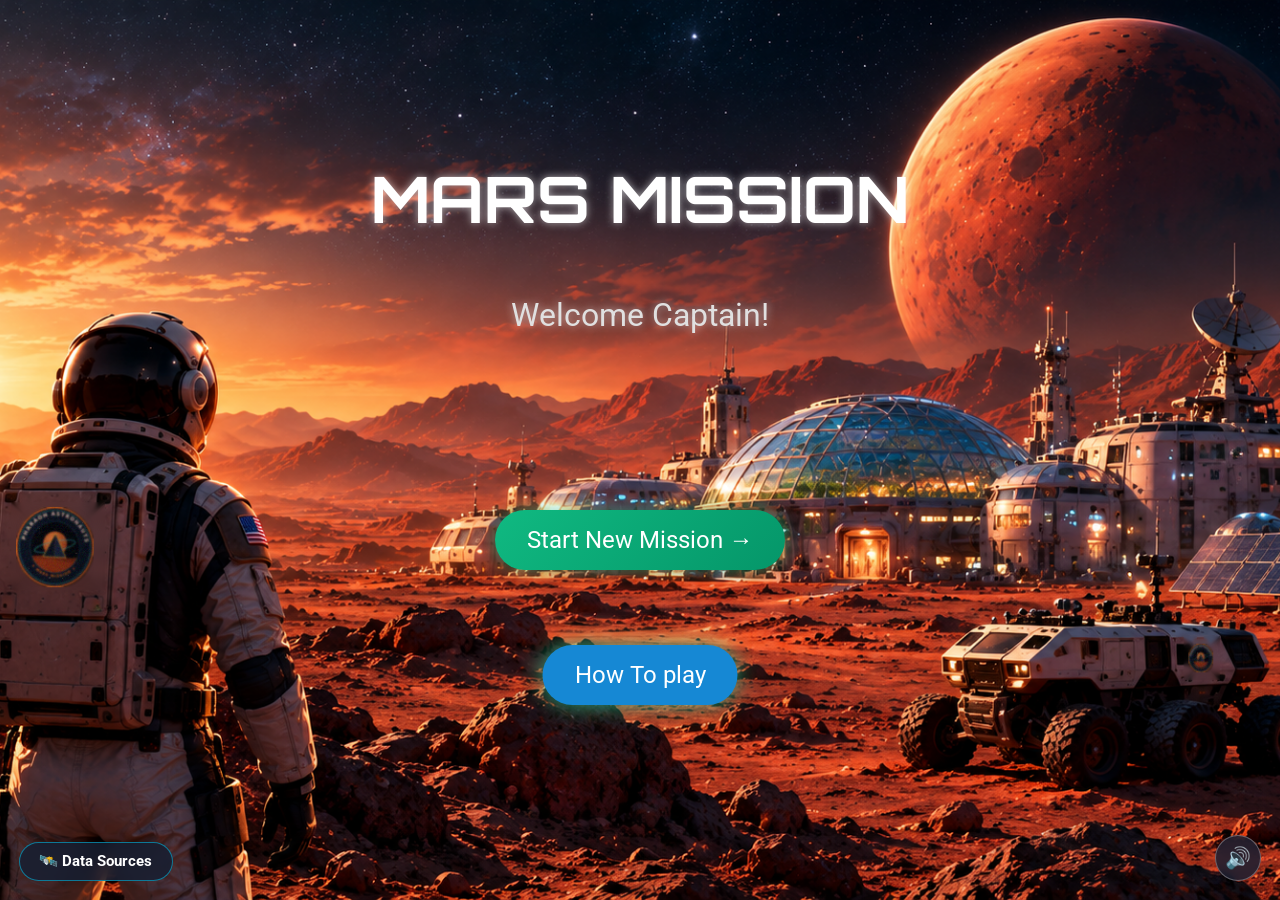
<file: index.html>
<!DOCTYPE html>
<html lang="en">

<head>
    <meta charset="UTF-8">
    <meta name="viewport" content="width=device-width, initial-scale=1.0, viewport-fit=cover">
    <meta name="theme-color" content="#05070f">
    <title>Mars Mission - NASA Space Apps Challenge</title>
    <meta name="description"
        content="Mars Mission is a survival strategy game made for the NASA Space Apps Challenge. Keep your crew alive for 30 days using real NASA science.">
    <meta name="keywords" content="Mars Mission, NASA Space Apps Challenge, Mars game, space survival, browser game">
    <link rel="icon" type="image/png" href="images/Title.png">
    <link href="https://fonts.googleapis.com/css2?family=Orbitron:wght@700;900&family=Roboto:wght@400;700&display=swap"
        rel="stylesheet">
    <link rel="stylesheet" href="style.css">
</head>

<body>
    <h1 class="Home-title">MARS MISSION</h1>
    <p class="Welcome-message">Welcome Captain!</p>
    <img src="images/Home.png" alt="Mars">
    <button id="start-button">Start New Mission →</button>
    <button id="continue-button">Continue The last Mission →</button>
    <button id="how-button">How To play</button>
    <button id="credits-button" class="credits-btn">🛰️ Data Sources</button>

    <!-- ===== نافذة How To Play ===== -->
    <div id="how-to-play-modal" class="modal">
        <div class="modal-content howto-card">
            <p class="howto-kicker">MARS MISSION</p>
            <h2 class="howto-title">HOW TO PLAY</h2>
            <p class="howto-sub">Your mission is to keep your crew alive on Mars!</p>

            <div class="howto-list">
                <div class="howto-row oxygen">
                    <div class="howto-icon">💨</div>
                    <div class="howto-main">
                        <h3>OXYGEN</h3>
                        <p>Keep enough oxygen for your crew.</p>
                    </div>
                    <div class="howto-warn">If oxygen runs out, your crew will suffocate and the mission will fail.
                    </div>
                </div>

                <div class="howto-row power">
                    <div class="howto-icon">⚡</div>
                    <div class="howto-main">
                        <h3>POWER</h3>
                        <p>Manage your energy carefully.</p>
                    </div>
                    <div class="howto-warn">Without power, life support stops working and the mission will fail.</div>
                </div>

                <div class="howto-row food">
                    <div class="howto-icon">🍎</div>
                    <div class="howto-main">
                        <h3>FOOD</h3>
                        <p>Make sure your crew has enough food.</p>
                    </div>
                    <div class="howto-warn">No food means hunger, low energy and a failed mission.</div>
                </div>

                <div class="howto-row radiation">
                    <div class="howto-icon">☢️</div>
                    <div class="howto-main">
                        <h3>RADIATION</h3>
                        <p>Keep it LOW. Protect your crew from solar storms.</p>
                    </div>
                    <div class="howto-warn">High radiation harms your crew. At 100% the mission fails.</div>
                </div>

                <div class="howto-row goal">
                    <div class="howto-icon">🚀</div>
                    <div class="howto-main">
                        <h3>GOAL</h3>
                        <p>Survive all 3 levels: Easy, Medium and Hard.</p>
                    </div>
                    <div class="howto-warn">Each level has 10 days, with 2 decisions every day. Every choice has a
                        price! After each decision you will learn a real NASA fact.</div>
                </div>
            </div>

            <button id="ok-btn" class="howto-btn">Got it!</button>
        </div>
    </div>

    <!-- ===== نافذة مصادر البيانات (Credits) ===== -->
    <div id="credits-modal" class="modal">
        <div class="modal-content howto-card">
            <p class="howto-kicker">NASA SPACE APPS CHALLENGE</p>
            <h2 class="howto-title">DATA SOURCES</h2>
            <p class="howto-sub">The science in this game is inspired by real NASA and partner agency resources.</p>

            <div class="howto-list">
                <div class="howto-row radiation">
                    <div class="howto-icon">☀️</div>
                    <div class="howto-main">
                        <h3><a href="https://ccmc.gsfc.nasa.gov/tools/DONKI/" target="_blank" rel="noopener noreferrer">NASA DONKI</a></h3>
                        <p>Space Weather Database Of Notifications, Knowledge, Information.</p>
                    </div>
                    <div class="howto-warn">Used for LIVE solar flare data. A stronger real flare means more radiation
                        in the solar storm event.</div>
                </div>

                <div class="howto-row oxygen">
                    <div class="howto-icon">☢️</div>
                    <div class="howto-main">
                        <h3><a href="https://visualization.osdr.nasa.gov/radlab/" target="_blank" rel="noopener noreferrer">RadLab (OSDR)</a></h3>
                        <p>Radiation Dosimetry Database from the International Space Station.</p>
                    </div>
                    <div class="howto-warn">Used for radiation facts and for how we think about shielding.</div>
                </div>

                <div class="howto-row food">
                    <div class="howto-icon">🌱</div>
                    <div class="howto-main">
                        <h3><a href="https://www.asc-csa.gc.ca/eng/" target="_blank" rel="noopener noreferrer">CSA Food Production</a></h3>
                        <p>Canadian Space Agency: food production on the Moon and in remote areas.</p>
                    </div>
                    <div class="howto-warn">Used for the greenhouse, harvest and food facts.</div>
                </div>

                <div class="howto-row power">
                    <div class="howto-icon">🗺️</div>
                    <div class="howto-main">
                        <h3><a href="https://trek.nasa.gov/mars/" target="_blank" rel="noopener noreferrer">NASA Mars Trek</a></h3>
                        <p>Real Mars surface imagery and terrain from NASA missions.</p>
                    </div>
                    <div class="howto-warn">Inspiration for the Mars surface events and rover facts.</div>
                </div>

                <div class="howto-row goal">
                    <div class="howto-icon">🧬</div>
                    <div class="howto-main">
                        <h3><a href="https://api.nasa.gov/" target="_blank" rel="noopener noreferrer">NASA Open APIs</a> &amp; <a href="https://osdr.nasa.gov/" target="_blank" rel="noopener noreferrer">OSDR</a></h3>
                        <p>NASA's public API portal and Open Science Data Repository.</p>
                    </div>
                    <div class="howto-warn">Used to fetch the live data and for the human health facts.</div>
                </div>
            </div>

            <button id="credits-ok-btn" class="howto-btn">Close</button>
        </div>
    </div>

    <!-- ===== شاشة اللعبة ===== -->
    <div id="game-screen" class="screen">

        <!-- الشريط العلوي -->
        <div id="mission-objective-banner" class="objective-banner">
            <span class="obj-tag">PRIMARY OBJECTIVE</span>
            <span id="objective-text">Maintain Base Life Support & Shield Crew</span>
        </div>
        <header class="top-bar">
            <div class="day-box"><span id="level-name">EASY</span> | Day <span id="day-count">1</span>/10</div>
            <div class="game-logo">MARS MISSION</div>
            <div class="crew-box">
                <span class="crew-label">Crew</span>
                <div id="crew-icons" class="crew-icons">
                    <span class="crew-member">🧑‍🚀</span>
                    <span class="crew-member">🧑‍🚀</span>
                    <span class="crew-member">🧑‍🚀</span>
                    <span class="crew-member">🧑‍🚀</span>
                </div>
            </div>
        </header>

        <!-- لوحة الموارد -->
        <aside class="resources-panel">
            <div class="resource" data-resource="oxygen">
                <div class="resource-info">
                    <span class="resource-name">💨 Oxygen</span>
                    <span class="resource-value" id="oxygen-value">80%</span>
                </div>
                <div class="bar">
                    <div class="bar-fill oxygen" id="oxygen-bar"></div>
                </div>
            </div>

            <div class="resource" data-resource="power">
                <div class="resource-info">
                    <span class="resource-name">⚡ Power</span>
                    <span class="resource-value" id="power-value">65%</span>
                </div>
                <div class="bar">
                    <div class="bar-fill power" id="power-bar"></div>
                </div>
            </div>

            <div class="resource" data-resource="food">
                <div class="resource-info">
                    <span class="resource-name">🍎 Food</span>
                    <span class="resource-value" id="food-value">70%</span>
                </div>
                <div class="bar">
                    <div class="bar-fill food" id="food-bar"></div>
                </div>
            </div>

            <div class="resource" data-resource="radiation">
                <div class="resource-info">
                    <span class="resource-name">☢️ Radiation</span>
                    <span class="resource-value" id="radiation-value">20%</span>
                </div>
                <div class="bar">
                    <div class="bar-fill radiation" id="radiation-bar"></div>
                </div>
            </div>
        </aside>

        <!-- كارت الحدث والاختيارات -->
        <div id="event-modal" class="event-modal">
            <div class="event-card">
                <p id="question-count" class="question-count">Question 1/2</p>
                <h2 id="event-title">⚠️ SOLAR STORM ALERT! ⚠️</h2>
                <p id="event-desc">A solar storm is approaching. Choose how to respond.</p>
                <p id="live-data" class="live-data"></p>
                <div id="event-choices" class="event-choices">
                    <!-- الأزرار بتتعمل من الـ JS -->
                </div>
            </div>
        </div>

        <!-- نافذة نتيجة القرار -->
        <div id="result-modal" class="result-modal">
            <div class="result-card">
                <h3>✅ Decision Applied!</h3>
                <p id="result-text"></p>
                <div id="result-changes" class="result-changes"></div>
                <div id="nasa-fact" class="nasa-fact">
                    <strong class="nasa-fact-title">🔬 NASA FACT</strong>
                    <span id="nasa-fact-text" class="nasa-fact-text"></span>
                    <em id="nasa-fact-src" class="nasa-fact-src"></em>
                </div>
                <button id="next-day-btn" class="next-btn">Next Day →</button>
            </div>
        </div>

        <!-- زرار الرجوع للصفحة الرئيسية -->
        <button id="home-btn" class="home-btn">🏠 Main Menu</button>
    </div>

    <!-- ===== شاشة الفشل ===== -->
    <div id="fail-screen" class="screen end-screen fail">
        <h2>MISSION FAILED!</h2>
        <p id="fail-reason">The oxygen ran out!</p>
        <button id="retry-btn" class="end-btn">Try Again</button>
    </div>

    <!-- ===== شاشة نهاية المستوى ===== -->
    <div id="level-screen" class="screen end-screen level">
        <h2 id="level-title">EASY LEVEL COMPLETE!</h2>
        <p id="level-text">You survived 10 days.</p>
        <div class="stats">
            <div><span>Crew Alive</span><strong id="lvl-crew">4/4</strong></div>
            <div><span>Levels Done</span><strong id="lvl-done">1/3</strong></div>
        </div>
        <button id="next-level-btn" class="end-btn">Start MEDIUM Level →</button>
    </div>

    <!-- ===== شاشة النجاح ===== -->
    <div id="success-screen" class="screen end-screen success">
        <h2>MISSION SUCCESSFUL!</h2>
        <p id="success-text">You kept the crew alive for 30 days!</p>
        <div class="stats">
            <div><span>Total Days</span><strong id="stat-days">30/30</strong></div>
            <div><span>Crew Alive</span><strong id="stat-crew">4/4</strong></div>
            <div><span>Resources</span><strong id="stat-resources">Balanced</strong></div>
        </div>
        <button id="menu-btn" class="end-btn">Back to Menu</button>
    </div>

    <!-- زرار الصوت -->
    <button id="sound-btn" class="sound-btn" title="Sound on/off">🔊</button>

    <script src="script.js"></script>
</body>

</html>
</file>
<file: style.css>
/* =========================================
   أساسيات
   ========================================= */
*,
*::before,
*::after {
    box-sizing: border-box;
}

* {
    margin: 0;
    padding: 0;
    font-family: 'Roboto', sans-serif;
}

html {
    background: #000;
}

body {
    width: 100%;
    height: 100vh;
    height: 100dvh;
    overflow: hidden;
    overscroll-behavior: none;
    -webkit-tap-highlight-color: transparent;
}

button {
    touch-action: manipulation;
}

body>img {
    width: 100%;
    height: 100%;
    object-fit: cover;
    object-position: center;
    display: block;
}

/* =========================================
   الصفحة الرئيسية
   ========================================= */
.Home-title {
    position: absolute;
    top: 22%;
    left: 50%;
    transform: translate(-50%, -50%);
    width: 92%;
    color: white;
    text-shadow: 0 0 8px rgba(255, 255, 255, 0.6);
    font-size: clamp(2rem, 8vw, 4rem);
    text-align: center;
    font-weight: bold;
    font-family: 'Orbitron', sans-serif;
    animation: titleFloat 4s ease-in-out infinite;
}

.Welcome-message {
    position: absolute;
    top: 35%;
    left: 50%;
    transform: translate(-50%, -50%);
    width: 92%;
    text-align: center;
    font-size: clamp(1.1rem, 4vw, 2rem);
    color: #e0e0e0;
    text-shadow: 0 0 8px rgba(255, 255, 255, 0.6);
}

#start-button,
#how-button {
    position: absolute;
    left: 50%;
    transform: translate(-50%, -50%);
    padding: 1rem 2rem;
    font-size: clamp(1.1rem, 3.5vw, 1.5rem);
    white-space: nowrap;
    color: #fff;
    border: none;
    border-radius: 30px;
    cursor: pointer;
    transition: transform 0.2s ease, box-shadow 0.2s ease;
}

#start-button {
    top: 60%;
    background: linear-gradient(135deg, #10b981 0%, #059669 100%);
    box-shadow: 0 0 15px rgba(16, 185, 129, 0.5);
}

#how-button {
    top: 75%;
    background-color: #1688D4;
    box-shadow: 0 0 25px rgba(52, 211, 153, 0.8);
}

#start-button:hover {
    box-shadow: 0 0 25px rgba(52, 211, 153, 0.8);
    color: black;
}

#how-button:hover {
    background: rgba(0, 212, 255, 0.4);
    color: #ffffff;
}

#start-button:hover,
#how-button:hover {
    transform: translate(-50%, -50%) scale(1.07);
}

#start-button:not(:hover) {
    animation: btnPulse 2s ease-in-out infinite;
}

/* زرار مصادر البيانات (تحت على الشمال) */
.credits-btn {
    position: absolute;
    left: calc(1.2rem + env(safe-area-inset-left, 0px));
    bottom: calc(1.2rem + env(safe-area-inset-bottom, 0px));
    padding: 0.6rem 1.2rem;
    font-size: 0.95rem;
    font-weight: bold;
    color: #fff;
    background: rgba(20, 30, 50, 0.8);
    border: 1px solid rgba(0, 212, 255, 0.5);
    border-radius: 25px;
    cursor: pointer;
    backdrop-filter: blur(6px);
    transition: transform 0.2s ease, box-shadow 0.2s ease;
}

.credits-btn:hover {
    transform: scale(1.06);
    box-shadow: 0 0 18px rgba(0, 212, 255, 0.6);
}

/* =========================================
   نافذة How To Play و Data Sources
   ========================================= */
.modal {
    display: flex;
    position: fixed;
    z-index: 1000;
    left: 0;
    top: 0;
    width: 100%;
    height: 100%;
    background-color: rgba(0, 0, 0, 0.85);
    justify-content: center;
    align-items: center;
    opacity: 0;
    visibility: hidden;
    transition: opacity 0.4s ease, visibility 0.4s ease;
}

.modal-content {
    position: relative;
    max-width: 90%;
    max-height: 90vh;
    display: flex;
    justify-content: center;
    align-items: center;
    transform: scale(0.7);
    transition: transform 0.4s cubic-bezier(0.175, 0.885, 0.32, 1.275);
}

.modal.active {
    opacity: 1;
    visibility: visible;
}

.modal.active .modal-content {
    transform: scale(1);
}

.howto-card {
    flex-direction: column;
    align-items: stretch;
    justify-content: flex-start;
    width: min(900px, 94vw);
    max-width: 94vw;
    max-height: 92vh;
    max-height: 92dvh;
    overflow-y: auto;
    padding: 1.8rem 2rem;
    color: #fff;
    background:
        radial-gradient(circle at top, rgba(0, 120, 255, 0.18), transparent 60%),
        rgba(8, 18, 40, 0.96);
    border: 2px solid #00d4ff;
    border-radius: 22px;
    box-shadow:
        0 0 25px rgba(0, 212, 255, 0.55),
        inset 0 0 25px rgba(0, 120, 255, 0.2);
}

.howto-kicker {
    text-align: center;
    font-family: 'Orbitron', sans-serif;
    font-size: 0.85rem;
    letter-spacing: 6px;
    color: #22d3ee;
}

.howto-title {
    text-align: center;
    font-family: 'Orbitron', sans-serif;
    font-size: 2.8rem;
    font-weight: 900;
    margin: 0.2rem 0;
    text-shadow: 0 0 18px rgba(0, 212, 255, 0.8);
}

.howto-sub {
    text-align: center;
    font-size: 1.1rem;
    color: #7dd3fc;
    margin-bottom: 1.2rem;
}

.howto-list {
    display: flex;
    flex-direction: column;
    gap: 0.7rem;
}

.howto-row {
    --c: #00d4ff;
    display: grid;
    grid-template-columns: 64px 1fr 1fr;
    align-items: center;
    gap: 1rem;
    padding: 0.7rem 1rem;
    background: rgba(255, 255, 255, 0.04);
    border: 1px solid var(--c);
    border-radius: 14px;
    box-shadow: 0 0 12px color-mix(in srgb, var(--c) 35%, transparent);
}

.howto-row.oxygen {
    --c: #22d3ee;
}

.howto-row.power {
    --c: #facc15;
}

.howto-row.food {
    --c: #4ade80;
}

.howto-row.radiation {
    --c: #c084fc;
}

.howto-row.goal {
    --c: #fb7185;
}

.howto-icon {
    width: 54px;
    height: 54px;
    display: flex;
    justify-content: center;
    align-items: center;
    font-size: 1.7rem;
    border: 2px solid var(--c);
    border-radius: 14px;
    background: color-mix(in srgb, var(--c) 15%, transparent);
}

.howto-main h3 {
    font-family: 'Orbitron', sans-serif;
    font-size: 1.2rem;
    color: var(--c);
    margin-bottom: 0.15rem;
}

.howto-main h3 a {
    color: var(--c);
    text-decoration: underline;
    font-family: 'Orbitron', sans-serif;
}

.howto-main h3 a:hover {
    color: #fff;
}

.howto-main p {
    font-size: 0.98rem;
    opacity: 0.92;
}

.howto-warn {
    font-size: 0.9rem;
    line-height: 1.4;
    padding: 0.6rem 0.8rem;
    background: rgba(0, 0, 0, 0.35);
    border-left: 3px solid var(--c);
    border-radius: 8px;
    opacity: 0.9;
}

.howto-btn {
    align-self: center;
    flex-shrink: 0;
    margin-top: 1.3rem;
    width: 220px;
    height: 46px;
    font-size: 1.15rem;
    font-weight: bold;
    color: #fff;
    background: linear-gradient(180deg, #00d4ff 0%, #0056b3 100%);
    border: 2px solid #00d4ff;
    border-radius: 25px;
    cursor: pointer;
    box-shadow: 0 0 15px rgba(0, 212, 255, 0.6);
    transition: transform 0.2s ease, box-shadow 0.2s ease;
}

.howto-btn:hover {
    transform: scale(1.06);
    box-shadow: 0 0 25px rgba(0, 212, 255, 0.9);
}

/* =========================================
   شاشات اللعبة (عامة)
   ========================================= */
.screen {
    display: none;
    position: fixed;
    inset: 0;
    z-index: 500;
    color: #fff;
    background:
        linear-gradient(rgba(5, 8, 20, 0.55), rgba(5, 8, 20, 0.75)),
        url("images/Home.png") center / cover no-repeat #05070f;
}

.screen.active {
    display: block;
    animation: screenIn 0.5s ease;
}

/* خلفية شاشة اللعبة */
#game-screen {
    background:
        linear-gradient(rgba(5, 8, 20, 0.35), rgba(5, 8, 20, 0.55)),
        url("images/Game.jpg") center / cover no-repeat #05070f;
}

/* غبار المريخ المتحرك */
#game-screen::before {
    content: "";
    position: absolute;
    inset: 0;
    pointer-events: none;
    opacity: 0.6;
    background-image:
        radial-gradient(2px 2px at 20px 30px, rgba(255, 200, 150, 0.8), transparent),
        radial-gradient(1.5px 1.5px at 90px 120px, rgba(255, 255, 255, 0.6), transparent),
        radial-gradient(2px 2px at 160px 60px, rgba(255, 160, 100, 0.7), transparent);
    background-size: 200px 200px;
    animation: dustDrift 18s linear infinite;
}

/* =========================================
   الشريط العلوي
   ========================================= */
.top-bar {
    position: absolute;
    top: 0;
    left: 0;
    width: 100%;
    display: flex;
    justify-content: space-between;
    align-items: center;
    padding:
        calc(1rem + env(safe-area-inset-top, 0px)) calc(2rem + env(safe-area-inset-right, 0px)) 1rem calc(2rem + env(safe-area-inset-left, 0px));
    background: linear-gradient(rgba(0, 0, 0, 0.7), transparent);
}

.day-box,
.crew-box {
    background: rgba(20, 30, 50, 0.75);
    border: 1px solid rgba(0, 212, 255, 0.4);
    border-radius: 12px;
    padding: 0.6rem 1.2rem;
    backdrop-filter: blur(6px);
    box-shadow: 0 0 12px rgba(0, 212, 255, 0.25);
}

.day-box {
    font-family: 'Orbitron', sans-serif;
    font-size: 1.3rem;
    font-weight: bold;
}

.day-box span {
    font-family: 'Orbitron', sans-serif;
}

#level-name {
    color: #22d3ee;
}

.game-logo {
    font-family: 'Orbitron', sans-serif;
    font-size: 1.4rem;
    font-weight: 900;
    letter-spacing: 3px;
    color: #fff;
    text-shadow: 0 0 10px #1688D4, 0 0 20px #1688D4;
}

.crew-box {
    display: flex;
    align-items: center;
    gap: 0.8rem;
}

.crew-label {
    font-size: 1rem;
    opacity: 0.85;
}

.crew-icons {
    display: flex;
    gap: 0.4rem;
}

.crew-member {
    font-size: 1.4rem;
    transition: all 0.4s ease;
}

.crew-member.dead {
    opacity: 0.25;
    filter: grayscale(1);
}

/* =========================================
   لوحة الموارد
   ========================================= */
.resources-panel {
    position: absolute;
    top: calc(110px + env(safe-area-inset-top, 0px));
    left: calc(2rem + env(safe-area-inset-left, 0px));
    width: 300px;
    display: flex;
    flex-direction: column;
    gap: 1rem;
}

.resource {
    background: rgba(20, 30, 50, 0.75);
    border: 1px solid rgba(255, 255, 255, 0.15);
    border-radius: 12px;
    padding: 0.8rem 1rem;
    backdrop-filter: blur(6px);
}

.resource-info {
    display: flex;
    justify-content: space-between;
    margin-bottom: 0.5rem;
    font-size: 1.1rem;
    font-weight: bold;
}

.bar {
    width: 100%;
    height: 12px;
    background: rgba(255, 255, 255, 0.15);
    border-radius: 10px;
    overflow: hidden;
}

.bar-fill {
    height: 100%;
    width: 0;
    border-radius: 10px;
    transition: width 0.6s ease, background 0.3s ease;
}

.bar-fill.oxygen {
    background: linear-gradient(90deg, #06b6d4, #22d3ee);
}

.bar-fill.power {
    background: linear-gradient(90deg, #eab308, #fde047);
}

.bar-fill.food {
    background: linear-gradient(90deg, #16a34a, #4ade80);
}

.bar-fill.radiation {
    background: linear-gradient(90deg, #9333ea, #c084fc);
}

.bar-fill.danger {
    background: linear-gradient(90deg, #dc2626, #f87171);
    animation: dangerPulse 1s ease-in-out infinite;
}

.resource.pulse-up {
    animation: pulseUp 0.8s ease;
}

.resource.pulse-down {
    animation: pulseDown 0.8s ease;
}

/* =========================================
   كارت الحدث ونافذة النتيجة
   ========================================= */
.event-modal,
.result-modal {
    position: absolute;
    inset: 0;
    display: flex;
    justify-content: center;
    align-items: center;
    padding: 1rem;
    background: rgba(0, 0, 0, 0.55);
    opacity: 0;
    visibility: hidden;
    transition: opacity 0.4s ease, visibility 0.4s ease;
}

.event-modal.active,
.result-modal.active {
    opacity: 1;
    visibility: visible;
}

.event-card,
.result-card {
    background: rgba(25, 30, 45, 0.95);
    border: 1px solid rgba(255, 255, 255, 0.2);
    border-radius: 16px;
    padding: 2rem;
    text-align: center;
    max-height: 90vh;
    max-height: 90dvh;
    overflow-y: auto;
    box-shadow: 0 0 30px rgba(0, 0, 0, 0.6);
    transform: scale(0.8);
    transition: transform 0.4s cubic-bezier(0.175, 0.885, 0.32, 1.275);
}

.event-card {
    width: 600px;
    max-width: 100%;
}

.result-card {
    width: 480px;
    max-width: 100%;
}

.event-modal.active .event-card,
.result-modal.active .result-card {
    transform: scale(1);
}

.event-card h2 {
    color: #ef4444;
    font-family: 'Orbitron', sans-serif;
    font-size: 1.6rem;
    margin-bottom: 0.8rem;
    animation: titleGlow 1.4s ease-in-out infinite alternate;
}

.event-card p {
    opacity: 0.85;
    margin-bottom: 1.5rem;
    line-height: 1.5;
}

.event-card p.question-count {
    font-family: 'Orbitron', sans-serif;
    font-size: 0.9rem;
    letter-spacing: 2px;
    color: #22d3ee;
    margin-bottom: 0.5rem;
    opacity: 1;
}

/* سطر البيانات الحية من ناسا (بيظهر بس لو فيه بيانات) */
.event-card p.live-data {
    display: none;
    margin: -0.6rem 0 1.3rem;
    padding: 0.55rem 0.8rem;
    font-size: 0.88rem;
    line-height: 1.4;
    color: #bae6fd;
    opacity: 1;
    background: rgba(0, 212, 255, 0.1);
    border: 1px solid rgba(0, 212, 255, 0.5);
    border-radius: 10px;
}

.event-card p.live-data.show {
    display: block;
}

.event-choices {
    display: flex;
    gap: 1rem;
    justify-content: center;
    flex-wrap: wrap;
}

.choice-btn {
    flex: 1;
    min-width: 140px;
    padding: 1rem;
    font-size: 1.05rem;
    font-weight: bold;
    color: #fff;
    border: none;
    border-radius: 12px;
    cursor: pointer;
    transition: transform 0.2s ease, box-shadow 0.2s ease;
    animation: choiceIn 0.45s backwards;
}

.choice-btn:nth-child(2) {
    animation-delay: 0.1s;
}

.choice-btn:nth-child(3) {
    animation-delay: 0.2s;
}

.choice-btn:hover {
    transform: translateY(-4px) scale(1.04);
}

.choice-btn.shield {
    background: linear-gradient(135deg, #16a34a, #15803d);
    box-shadow: 0 0 14px rgba(34, 197, 94, 0.5);
}

.choice-btn.power {
    background: linear-gradient(135deg, #2563eb, #1d4ed8);
    box-shadow: 0 0 14px rgba(59, 130, 246, 0.5);
}

.choice-btn.food {
    background: linear-gradient(135deg, #f59e0b, #d97706);
    box-shadow: 0 0 14px rgba(251, 191, 36, 0.5);
}

.result-card h3 {
    color: #4ade80;
    font-size: 1.4rem;
    margin-bottom: 0.8rem;
}

.result-card p {
    opacity: 0.85;
    margin-bottom: 1rem;
}

.result-changes {
    display: flex;
    justify-content: center;
    gap: 0.8rem;
    flex-wrap: wrap;
    margin-bottom: 1.2rem;
}

.change-chip {
    min-width: 90px;
    padding: 0.6rem 0.8rem;
    border-radius: 10px;
    background: rgba(255, 255, 255, 0.08);
    border: 1px solid rgba(255, 255, 255, 0.2);
    font-weight: bold;
    animation: chipPop 0.4s backwards;
}

.change-chip:nth-child(2) {
    animation-delay: 0.1s;
}

.change-chip:nth-child(3) {
    animation-delay: 0.2s;
}

.change-chip:nth-child(4) {
    animation-delay: 0.3s;
}

.change-chip.up {
    color: #4ade80;
    border-color: #4ade80;
}

.change-chip.down {
    color: #f87171;
    border-color: #f87171;
}

/* صندوق معلومة ناسا */
.nasa-fact {
    display: flex;
    flex-direction: column;
    gap: 0.35rem;
    text-align: left;
    margin-bottom: 1.4rem;
    padding: 0.8rem 1rem;
    background: rgba(0, 212, 255, 0.08);
    border: 1px solid rgba(0, 212, 255, 0.45);
    border-left: 4px solid #00d4ff;
    border-radius: 10px;
}

.nasa-fact-title {
    font-family: 'Orbitron', sans-serif;
    font-size: 0.75rem;
    letter-spacing: 2px;
    color: #22d3ee;
}

.nasa-fact-text {
    font-size: 0.92rem;
    line-height: 1.45;
    color: #e2e8f0;
}

.nasa-fact-src {
    font-size: 0.75rem;
    color: #7dd3fc;
    opacity: 0.9;
}

.next-btn,
.end-btn {
    padding: 0.8rem 2rem;
    font-size: 1.1rem;
    font-weight: bold;
    color: #fff;
    border: none;
    border-radius: 25px;
    cursor: pointer;
    transition: transform 0.2s ease, box-shadow 0.2s ease;
}

.next-btn {
    background: linear-gradient(135deg, #10b981, #059669);
    box-shadow: 0 0 15px rgba(16, 185, 129, 0.5);
}

.next-btn:hover,
.end-btn:hover {
    transform: scale(1.06);
}

/* =========================================
   زرار الرجوع للصفحة الرئيسية
   ========================================= */
.home-btn {
    position: absolute;
    bottom: calc(1.5rem + env(safe-area-inset-bottom, 0px));
    left: calc(2rem + env(safe-area-inset-left, 0px));
    z-index: 10;
    padding: 0.7rem 1.4rem;
    font-size: 1rem;
    font-weight: bold;
    color: #fff;
    background: rgba(20, 30, 50, 0.8);
    border: 1px solid rgba(255, 255, 255, 0.3);
    border-radius: 25px;
    cursor: pointer;
    backdrop-filter: blur(6px);
    transition: transform 0.2s ease, background 0.2s ease;
}

.home-btn:hover {
    background: rgba(220, 38, 38, 0.7);
    transform: scale(1.06);
}

/* =========================================
   شاشات النهاية (فشل / نهاية مستوى / نجاح)
   ========================================= */
.end-screen.active {
    display: flex;
    flex-direction: column;
    justify-content: center;
    align-items: center;
    text-align: center;
    gap: 1rem;
}

.end-screen h2 {
    font-family: 'Orbitron', sans-serif;
    font-size: clamp(1.8rem, 6vw, 3.5rem);
    padding: 0 1rem;
}

.end-screen p {
    font-size: clamp(1rem, 3vw, 1.3rem);
    opacity: 0.9;
    padding: 0 1.2rem;
}

.end-screen.fail {
    background:
        linear-gradient(rgba(40, 10, 5, 0.55), rgba(10, 5, 5, 0.75)),
        url("images/Mission_Failed.jpg") center / cover no-repeat #1a0a08;
}

.end-screen.fail h2 {
    color: #ef4444;
    text-shadow: 0 0 20px rgba(239, 68, 68, 0.7);
}

.fail .end-btn {
    background: linear-gradient(135deg, #dc2626, #991b1b);
    box-shadow: 0 0 15px rgba(220, 38, 38, 0.6);
}

.end-screen.level {
    background:
        linear-gradient(rgba(5, 15, 25, 0.5), rgba(5, 10, 20, 0.7)),
        url("images/Mission_Completed.jpg") center / cover no-repeat #051019;
}

.end-screen.level h2 {
    color: #22d3ee;
    text-shadow: 0 0 20px rgba(34, 211, 238, 0.7);
}

.level .end-btn {
    background: linear-gradient(135deg, #10b981, #059669);
    box-shadow: 0 0 15px rgba(16, 185, 129, 0.5);
}

/* تم تصليح الصورة: كانت url(/images/) من غير اسم ملف */
.end-screen.success {
    background:
        linear-gradient(rgba(5, 20, 10, 0.45), rgba(5, 10, 10, 0.65)),
        url("images/Mission_Completed.jpg") center / cover no-repeat #05140a;
}

.end-screen.success h2 {
    color: #4ade80;
    text-shadow: 0 0 20px rgba(74, 222, 128, 0.7);
}

.success .end-btn {
    background: linear-gradient(135deg, #475569, #1e293b);
    border: 1px solid rgba(255, 255, 255, 0.3);
}

.stats {
    display: flex;
    flex-wrap: wrap;
    justify-content: center;
    gap: 2rem;
    padding: 1rem 2rem;
    margin: 0 1rem;
    background: rgba(20, 30, 50, 0.75);
    border: 1px solid rgba(255, 255, 255, 0.2);
    border-radius: 14px;
}

.stats div {
    display: flex;
    flex-direction: column;
    gap: 0.3rem;
}

.stats span {
    font-size: 0.9rem;
    opacity: 0.75;
}

.stats strong {
    font-size: 1.3rem;
    color: #4ade80;
}

/* =========================================
   تأثيرات (فلاش، اهتزاز، قصاصات، زرار الصوت)
   ========================================= */
body.shake {
    animation: shake 0.5s;
}

.fx-flash {
    position: fixed;
    inset: 0;
    z-index: 1500;
    pointer-events: none;
    animation: flashFade 0.7s ease-out forwards;
}

.confetti {
    position: fixed;
    top: -20px;
    width: 10px;
    height: 16px;
    border-radius: 2px;
    z-index: 1500;
    pointer-events: none;
    animation: confettiFall linear forwards;
}

.sound-btn {
    position: fixed;
    right: calc(1.2rem + env(safe-area-inset-right, 0px));
    bottom: calc(1.2rem + env(safe-area-inset-bottom, 0px));
    z-index: 2000;
    width: 46px;
    height: 46px;
    font-size: 1.3rem;
    color: #fff;
    background: rgba(20, 30, 50, 0.8);
    border: 1px solid rgba(255, 255, 255, 0.3);
    border-radius: 50%;
    cursor: pointer;
    backdrop-filter: blur(6px);
    transition: transform 0.2s ease;
}

.sound-btn:hover {
    transform: scale(1.12);
}

/* =========================================
   Keyframes
   ========================================= */
@keyframes titleFloat {

    0%,
    100% {
        transform: translate(-50%, -50%);
        text-shadow: 0 0 8px rgba(255, 255, 255, 0.6);
    }

    50% {
        transform: translate(-50%, calc(-50% - 8px));
        text-shadow: 0 0 24px rgba(255, 255, 255, 0.95);
    }
}

@keyframes btnPulse {

    0%,
    100% {
        box-shadow: 0 0 15px rgba(16, 185, 129, 0.5);
    }

    50% {
        box-shadow: 0 0 34px rgba(16, 185, 129, 0.95);
    }
}

@keyframes screenIn {
    from {
        opacity: 0;
        transform: scale(1.03);
    }

    to {
        opacity: 1;
        transform: scale(1);
    }
}

@keyframes dustDrift {
    from {
        background-position: 0 0;
    }

    to {
        background-position: -400px 200px;
    }
}

@keyframes pulseUp {
    40% {
        box-shadow: 0 0 24px rgba(74, 222, 128, 0.9);
        border-color: #4ade80;
    }
}

@keyframes pulseDown {
    40% {
        box-shadow: 0 0 24px rgba(248, 113, 113, 0.9);
        border-color: #f87171;
    }
}

@keyframes dangerPulse {
    50% {
        filter: brightness(1.6);
    }
}

@keyframes titleGlow {
    from {
        text-shadow: 0 0 6px rgba(239, 68, 68, 0.4);
    }

    to {
        text-shadow: 0 0 22px rgba(239, 68, 68, 0.95);
    }
}

@keyframes choiceIn {
    from {
        opacity: 0;
        transform: translateY(20px);
    }

    to {
        opacity: 1;
        transform: none;
    }
}

@keyframes chipPop {
    from {
        opacity: 0;
        transform: scale(0.5);
    }

    60% {
        transform: scale(1.15);
    }

    to {
        opacity: 1;
        transform: scale(1);
    }
}

@keyframes shake {

    0%,
    100% {
        transform: translate(0);
    }

    20% {
        transform: translate(-8px, 3px);
    }

    40% {
        transform: translate(7px, -4px);
    }

    60% {
        transform: translate(-5px, 2px);
    }

    80% {
        transform: translate(4px, -2px);
    }
}

@keyframes flashFade {
    from {
        opacity: 1;
    }

    to {
        opacity: 0;
    }
}

@keyframes confettiFall {
    to {
        transform: translateY(110vh) rotate(720deg);
    }
}

/* =========================================
   📱 الموبايل
   ========================================= */

/* شاشات ضيقة (How To Play + Data Sources) */
@media (max-width: 700px) {
    .howto-card {
        padding: 1.2rem 1rem;
    }

    .howto-title {
        font-size: 2rem;
    }

    .howto-row {
        grid-template-columns: 54px 1fr;
    }

    .howto-warn {
        grid-column: 1 / -1;
    }
}

/* 📱 موبايل طولي (Portrait) */
@media (orientation: portrait) and (max-width: 820px) {
    .Home-title {
        top: 20%;
    }

    #start-button,
    #how-button {
        padding: 0.8rem 1.6rem;
    }

    .credits-btn {
        left: calc(0.8rem + env(safe-area-inset-left, 0px));
        bottom: calc(1rem + env(safe-area-inset-bottom, 0px));
        padding: 0.5rem 1rem;
        font-size: 0.85rem;
    }

    .top-bar {
        padding:
            calc(0.6rem + env(safe-area-inset-top, 0px)) calc(0.8rem + env(safe-area-inset-right, 0px)) 0.6rem calc(0.8rem + env(safe-area-inset-left, 0px));
        gap: 0.5rem;
    }

    .day-box {
        font-size: 0.8rem;
        padding: 0.4rem 0.7rem;
    }

    .game-logo {
        font-size: 0.7rem;
        letter-spacing: 1px;
    }

    .crew-box {
        padding: 0.4rem 0.6rem;
        gap: 0.4rem;
    }

    .crew-label {
        display: none;
    }

    .crew-member {
        font-size: 1rem;
    }

    /* الموارد: 2×2 فوق بدل عمود على الشمال */
    .resources-panel {
        top: calc(64px + env(safe-area-inset-top, 0px));
        left: calc(0.8rem + env(safe-area-inset-left, 0px));
        right: calc(0.8rem + env(safe-area-inset-right, 0px));
        width: auto;
        display: grid;
        grid-template-columns: 1fr 1fr;
        gap: 0.5rem;
    }

    .resource {
        padding: 0.5rem 0.7rem;
    }

    .resource-info {
        font-size: 0.85rem;
        margin-bottom: 0.35rem;
    }

    .bar {
        height: 9px;
    }

    .event-card,
    .result-card {
        padding: 1.2rem;
    }

    .event-card h2 {
        font-size: 1.2rem;
    }

    .event-card p {
        font-size: 0.95rem;
        margin-bottom: 1rem;
    }

    .event-card p.live-data {
        font-size: 0.8rem;
        margin: -0.3rem 0 1rem;
    }

    .nasa-fact {
        padding: 0.6rem 0.8rem;
        margin-bottom: 1rem;
    }

    .nasa-fact-text {
        font-size: 0.85rem;
    }

    .event-choices {
        flex-direction: column;
        gap: 0.6rem;
    }

    .choice-btn {
        flex: none;
        width: 100%;
        min-width: 0;
        padding: 0.85rem;
        font-size: 1rem;
    }

    .home-btn {
        left: calc(0.8rem + env(safe-area-inset-left, 0px));
        bottom: calc(1rem + env(safe-area-inset-bottom, 0px));
        padding: 0.5rem 1rem;
        font-size: 0.85rem;
    }

    .sound-btn {
        width: 40px;
        height: 40px;
        font-size: 1.1rem;
        right: calc(0.8rem + env(safe-area-inset-right, 0px));
        bottom: calc(1rem + env(safe-area-inset-bottom, 0px));
    }

    .stats {
        gap: 1rem;
        padding: 0.8rem 1.2rem;
    }
}

/* 📱 موبايل عرضي (Landscape) */
@media (orientation: landscape) and (max-height: 520px) {
    .Home-title {
        font-size: 2.2rem;
        top: 18%;
    }

    .Welcome-message {
        font-size: 1.1rem;
        top: 32%;
    }

    #start-button {
        top: 58%;
    }

    #how-button {
        top: 76%;
    }

    #start-button,
    #how-button {
        padding: 0.5rem 1.4rem;
        font-size: 1.05rem;
    }

    .credits-btn {
        bottom: 0.6rem;
        left: calc(1rem + env(safe-area-inset-left, 0px));
        padding: 0.4rem 0.9rem;
        font-size: 0.8rem;
    }

    .top-bar {
        padding:
            calc(0.4rem + env(safe-area-inset-top, 0px)) calc(1rem + env(safe-area-inset-right, 0px)) 0.4rem calc(1rem + env(safe-area-inset-left, 0px));
    }

    .day-box {
        font-size: 0.85rem;
        padding: 0.3rem 0.7rem;
    }

    .game-logo {
        font-size: 0.95rem;
        letter-spacing: 2px;
    }

    .crew-box {
        padding: 0.3rem 0.7rem;
    }

    .crew-member {
        font-size: 1.1rem;
    }

    .resources-panel {
        top: calc(54px + env(safe-area-inset-top, 0px));
        left: calc(1rem + env(safe-area-inset-left, 0px));
        width: 210px;
        gap: 0.4rem;
    }

    .resource {
        padding: 0.35rem 0.6rem;
    }

    .resource-info {
        font-size: 0.8rem;
        margin-bottom: 0.25rem;
    }

    .bar {
        height: 8px;
    }

    .event-card,
    .result-card {
        padding: 0.9rem 1.2rem;
        max-height: 94vh;
        max-height: 94dvh;
    }

    .event-card h2 {
        font-size: 1.1rem;
        margin-bottom: 0.4rem;
    }

    .event-card p {
        font-size: 0.85rem;
        margin-bottom: 0.7rem;
        line-height: 1.35;
    }

    .event-card p.question-count {
        font-size: 0.75rem;
        margin-bottom: 0.2rem;
    }

    .event-card p.live-data {
        font-size: 0.75rem;
        padding: 0.35rem 0.6rem;
        margin: -0.3rem 0 0.6rem;
    }

    .choice-btn {
        padding: 0.6rem;
        font-size: 0.9rem;
        min-width: 120px;
    }

    .result-card h3 {
        font-size: 1.1rem;
        margin-bottom: 0.4rem;
    }

    .result-card p {
        font-size: 0.9rem;
        margin-bottom: 0.6rem;
    }

    .result-changes {
        margin-bottom: 0.6rem;
        gap: 0.5rem;
    }

    .change-chip {
        padding: 0.4rem 0.6rem;
        min-width: 70px;
        font-size: 0.9rem;
    }

    .nasa-fact {
        padding: 0.4rem 0.7rem;
        margin-bottom: 0.7rem;
        gap: 0.2rem;
    }

    .nasa-fact-text {
        font-size: 0.78rem;
        line-height: 1.3;
    }

    .nasa-fact-src {
        font-size: 0.68rem;
    }

    .next-btn,
    .end-btn {
        padding: 0.55rem 1.5rem;
        font-size: 1rem;
    }

    .home-btn {
        bottom: 0.6rem;
        left: calc(1rem + env(safe-area-inset-left, 0px));
        padding: 0.4rem 0.9rem;
        font-size: 0.8rem;
    }

    .sound-btn {
        width: 38px;
        height: 38px;
        font-size: 1rem;
        right: calc(0.8rem + env(safe-area-inset-right, 0px));
        bottom: 0.6rem;
    }

    .end-screen.active {
        gap: 0.6rem;
    }

    .end-screen h2 {
        font-size: 2rem;
    }

    .end-screen p {
        font-size: 1rem;
    }

    .stats {
        padding: 0.6rem 1.2rem;
        gap: 1.2rem;
    }

    .stats strong {
        font-size: 1.05rem;
    }

    .howto-card {
        padding: 0.8rem 1.2rem;
        max-height: 96vh;
        max-height: 96dvh;
    }

    .howto-kicker {
        display: none;
    }

    .howto-title {
        font-size: 1.6rem;
    }

    .howto-sub {
        font-size: 0.9rem;
        margin-bottom: 0.6rem;
    }

    .howto-list {
        gap: 0.4rem;
    }

    .howto-row {
        grid-template-columns: 44px 1fr 1fr;
        padding: 0.4rem 0.7rem;
        gap: 0.7rem;
    }

    .howto-icon {
        width: 38px;
        height: 38px;
        font-size: 1.2rem;
    }

    .howto-main h3 {
        font-size: 0.95rem;
    }

    .howto-main p {
        font-size: 0.75rem;
    }

    .howto-warn {
        font-size: 0.72rem;
        padding: 0.3rem 0.5rem;
    }

    .howto-btn {
        margin-top: 0.7rem;
        height: 38px;
        width: 180px;
        font-size: 1rem;
    }
}

/* =========================================
   زرار Continue
   ========================================= */
#continue-button {
    /* غيّر اللون من السطر ده بس */
    --c1: #8b5cf6;
    --c2: #6d28d9;
    --glow: 139, 92, 246;

    display: none;
    position: absolute;
    top: 52%;
    left: 50%;
    transform: translate(-50%, -50%);
    padding: 1rem 2rem;
    font-size: clamp(1.1rem, 3.5vw, 1.5rem);
    white-space: nowrap;
    color: #fff;
    border: none;
    border-radius: 30px;
    cursor: pointer;
    background: linear-gradient(135deg, var(--c1) 0%, var(--c2) 100%);
    box-shadow: 0 0 15px rgba(var(--glow), 0.5);
    transition: transform 0.2s ease, box-shadow 0.2s ease;
}

#continue-button:not(:hover) {
    animation: contPulse 2s ease-in-out infinite;
}

#continue-button:hover {
    transform: translate(-50%, -50%) scale(1.07);
    box-shadow: 0 0 30px rgba(var(--glow), 0.95);
}

@keyframes contPulse {

    0%,
    100% {
        box-shadow: 0 0 15px rgba(var(--glow), 0.5);
    }

    50% {
        box-shadow: 0 0 34px rgba(var(--glow), 0.95);
    }
}

/* لما يكون فيه تقدم محفوظ: نظهر الزرار ونرتب الأزرار الباقية */
body.has-save #continue-button {
    display: block;
    top: 66%;
}

body.has-save #start-button {
    top: 54%;
}

body.has-save #how-button {
    top: 78%;
}

@media (orientation: portrait) and (max-width: 820px) {
    #continue-button {
        padding: 0.8rem 1.6rem;
    }
}

@media (orientation: landscape) and (max-height: 520px) {
    #continue-button {
        padding: 0.5rem 1.4rem;
        font-size: 1.05rem;
    }

    body.has-save #continue-button {
        top: 46%;
    }

    body.has-save #start-button {
        top: 62%;
    }

    body.has-save #how-button {
        top: 79%;
    }
}

/* لو الجهاز مفعّل تقليل الحركة، نوقف الأنيميشن */
@media (prefers-reduced-motion: reduce) {

    *,
    *::before,
    *::after {
        animation: none !important;
        transition: none !important;
    }
}

/* =========================================
   شريط الأهداف (الشاشات الكبيرة / الكمبيوتر)
   ========================================= */
.objective-banner {
    position: absolute;
    top: calc(65px + env(safe-area-inset-top, 0px));
    left: 50%;
    transform: translateX(-50%);
    background: linear-gradient(135deg, rgba(15, 23, 42, 0.92), rgba(30, 41, 59, 0.92));
    border: 1px solid rgba(0, 212, 255, 0.6);
    border-radius: 25px;
    padding: 0.35rem 1.2rem;
    display: flex;
    align-items: center;
    gap: 0.8rem;
    backdrop-filter: blur(8px);
    box-shadow: 0 0 18px rgba(0, 212, 255, 0.3);
    z-index: 10;
    transition: all 0.3s ease;
}

.obj-tag {
    font-family: 'Orbitron', sans-serif;
    font-size: 0.65rem;
    font-weight: 900;
    color: #00d4ff;
    background: rgba(0, 212, 255, 0.2);
    padding: 0.2rem 0.6rem;
    border-radius: 10px;
    letter-spacing: 1px;
    white-space: nowrap;
}

#objective-text {
    font-size: 0.8rem;
    color: #f1f5f9;
    font-weight: bold;
    letter-spacing: 0.5px;
    white-space: nowrap;
}

/* =========================================
    📱 عند تصغير الشاشة (يرتفع لفوق شوية عن الزرار)
   ========================================= */
@media (max-width: 820px) {
    .objective-banner {
        top: auto;
        bottom: calc(4.2rem + env(safe-area-inset-bottom, 0px));
        /* رفعناه لفوق شوية عشان ماغطيش على زرار الهوم */
        left: 50%;
        transform: translateX(-50%);
        padding: 0.3rem 0.9rem;
        max-width: calc(100% - 40px);
        overflow: hidden;
    }

    .obj-tag {
        font-size: 0.55rem;
        padding: 0.15rem 0.4rem;
    }

    #objective-text {
        font-size: 0.72rem;
        text-overflow: ellipsis;
        overflow: hidden;
    }
}

/* =========================================
   مؤثرات الحالة والطقس
   ========================================= */
.fx-layer {
    position: absolute;
    inset: 0;
    z-index: 0;
    pointer-events: none;
    overflow: hidden;
}

.fx {
    position: absolute;
    inset: 0;
    opacity: 0;
    transition: opacity 1.2s ease;
}

/* لون عام حسب المستوى */
#game-screen[data-level="1"] .fx-tone {
    opacity: 1;
    background: rgba(120, 50, 0, 0.14);
}

#game-screen[data-level="2"] .fx-tone {
    opacity: 1;
    background: rgba(70, 0, 0, 0.26);
}

/* حالة الخطر والتحذير */
.fx-vignette {
    box-shadow: inset 0 0 140px 30px var(--vig, transparent);
}

#game-screen.mood-warn .fx-vignette {
    --vig: rgba(255, 160, 0, 0.4);
    opacity: 1;
}

#game-screen.mood-danger .fx-vignette {
    --vig: rgba(230, 0, 0, 0.85);
    opacity: 1;
    animation: alarmPulse 1.2s ease-in-out infinite;
}

#game-screen.mood-warn .fx-tint {
    opacity: 1;
    background: rgba(255, 140, 0, 0.07);
}

#game-screen.mood-danger .fx-tint {
    opacity: 1;
    background: rgba(255, 0, 0, 0.14);
}

@keyframes alarmPulse {

    0%,
    100% {
        opacity: 0.35;
    }

    50% {
        opacity: 1;
    }
}

/* شريط الهدف بيتلوّن حسب الحالة */
#game-screen.mood-warn .objective-banner {
    border-color: rgba(255, 170, 0, 0.9);
    box-shadow: 0 0 18px rgba(255, 170, 0, 0.45);
}

#game-screen.mood-danger .objective-banner {
    border-color: rgba(239, 68, 68, 0.95);
    box-shadow: 0 0 22px rgba(239, 68, 68, 0.65);
}

#game-screen.mood-danger .obj-tag {
    color: #fecaca;
    background: rgba(239, 68, 68, 0.35);
}

/* الطاقة قليلة: الإضاءة بتفصل */
.fx-flicker {
    background: #000;
}

#game-screen.low-power .fx-flicker {
    animation: lightFlicker 3s linear infinite;
}

@keyframes lightFlicker {

    0%,
    100% {
        opacity: 0.18;
    }

    6% {
        opacity: 0.55;
    }

    8% {
        opacity: 0.12;
    }

    40% {
        opacity: 0.3;
    }

    44% {
        opacity: 0.62;
    }

    46% {
        opacity: 0.2;
    }

    70% {
        opacity: 0.28;
    }
}

/* الأكسجين قليل: نفس تقيل */
.fx-oxy {
    box-shadow: inset 0 0 220px 90px rgba(0, 15, 50, 0.9);
}

#game-screen.low-oxygen .fx-oxy {
    animation: breathe 4s ease-in-out infinite;
}

@keyframes breathe {

    0%,
    100% {
        opacity: 0.25;
    }

    50% {
        opacity: 0.85;
    }
}

/* الإشعاع عالي: خطوط وتشويش */
.fx-rad {
    background: repeating-linear-gradient(0deg, rgba(170, 90, 255, 0.09) 0 2px, transparent 2px 6px);
}

#game-screen.high-rad .fx-rad {
    animation: radScan 1.4s linear infinite, radGlitch 3s steps(1) infinite;
}

@keyframes radScan {
    from {
        background-position: 0 0;
    }

    to {
        background-position: 0 24px;
    }
}

@keyframes radGlitch {

    0%,
    100% {
        opacity: 0.8;
        transform: none;
    }

    92% {
        opacity: 1;
        transform: translateX(6px);
    }

    94% {
        opacity: 0.4;
        transform: translateX(-8px);
    }

    96% {
        opacity: 1;
        transform: none;
    }
}

/* عاصفة رملية */
.fx-sand {
    background:
        linear-gradient(90deg, rgba(210, 120, 50, 0.35), rgba(160, 80, 30, 0.55)),
        radial-gradient(3px 3px at 30px 40px, rgba(255, 220, 170, 0.9), transparent),
        radial-gradient(2px 2px at 110px 90px, rgba(255, 200, 140, 0.8), transparent),
        radial-gradient(4px 4px at 200px 20px, rgba(255, 230, 190, 0.7), transparent);
    background-size: 100% 100%, 240px 160px, 180px 120px, 300px 200px;
}

.fx-sand::before {
    content: "";
    position: absolute;
    inset: -20%;
    background: repeating-linear-gradient(100deg, transparent 0 40px, rgba(255, 200, 140, 0.13) 40px 90px);
}

#game-screen.weather-sand .fx-sand {
    opacity: 0.85;
    animation: sandBlow 1.2s linear infinite;
}

#game-screen.weather-sand .fx-sand::before {
    animation: sandStreak 2.5s linear infinite;
}

@keyframes sandBlow {
    from {
        background-position: 0 0, 0 0, 0 0, 0 0;
    }

    to {
        background-position: 0 0, -480px 60px, -360px 40px, -600px 80px;
    }
}

@keyframes sandStreak {
    from {
        transform: translateX(0);
    }

    to {
        transform: translateX(-90px);
    }
}

/* إشعاع شمسي */
.fx-solar {
    background: radial-gradient(ellipse at 85% -10%, rgba(255, 235, 130, 0.85), rgba(255, 140, 0, 0.35) 40%, transparent 70%);
}

#game-screen.weather-solar .fx-solar {
    animation: solarPulse 2s ease-in-out infinite alternate;
}

@keyframes solarPulse {
    from {
        opacity: 0.35;
    }

    to {
        opacity: 0.95;
    }
}

/* نيازك */
.fx-meteors::before,
.fx-meteors::after {
    content: "";
    position: absolute;
    top: -150px;
    width: 3px;
    height: 140px;
    border-radius: 3px;
    background: linear-gradient(to bottom, transparent, rgba(255, 200, 120, 0.95));
    transform: rotate(25deg);
    opacity: 0;
}

.fx-meteors::before {
    left: 70%;
}

.fx-meteors::after {
    left: 40%;
}

#game-screen.weather-meteor .fx-meteors {
    opacity: 1;
}

#game-screen.weather-meteor .fx-meteors::before {
    animation: meteor 1.6s linear infinite;
}

#game-screen.weather-meteor .fx-meteors::after {
    animation: meteor 2.1s linear 0.8s infinite;
}

@keyframes meteor {
    from {
        transform: translate(0, 0) rotate(25deg);
        opacity: 1;
    }

    to {
        transform: translate(-420px, 110vh) rotate(25deg);
        opacity: 0;
    }
}

/* حريق */
.fx-fire {
    transform-origin: bottom;
    background: radial-gradient(ellipse at 50% 115%, rgba(255, 110, 0, 0.85), rgba(255, 60, 0, 0.3) 45%, transparent 70%);
}

#game-screen.weather-fire .fx-fire {
    animation: fireFlicker 0.6s steps(3) infinite alternate;
}

@keyframes fireFlicker {
    from {
        opacity: 0.5;
        transform: scaleY(1);
    }

    to {
        opacity: 0.95;
        transform: scaleY(1.08);
    }
}
</file>
